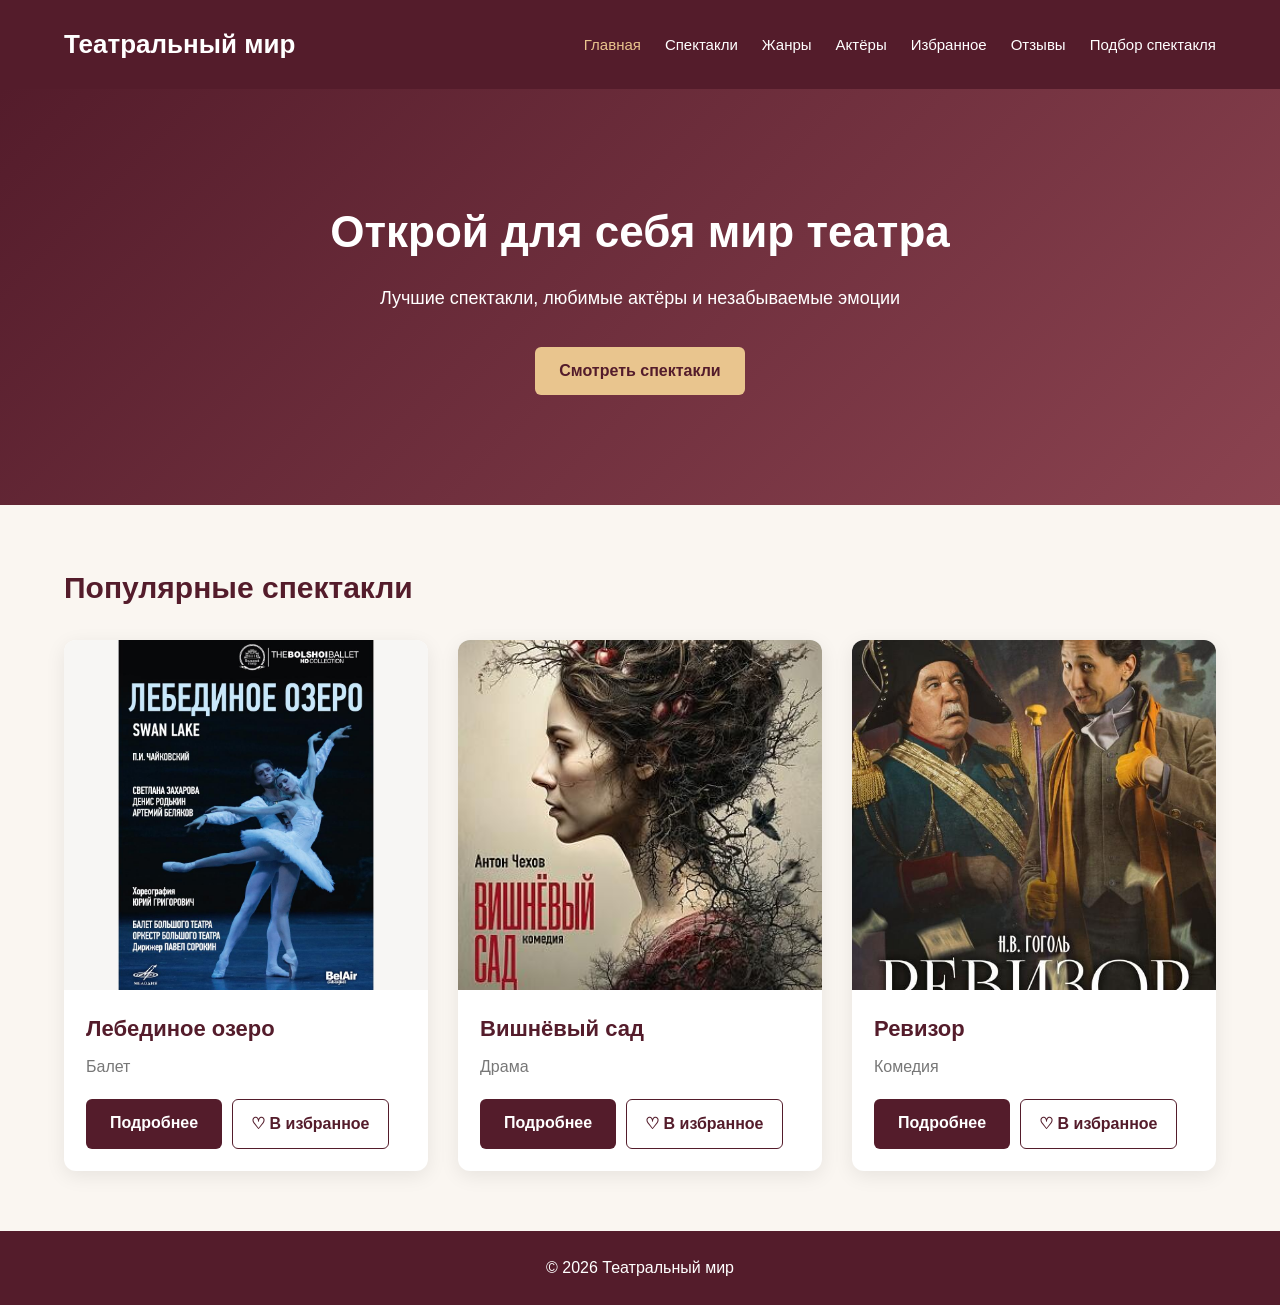
<file: index.html>
<!DOCTYPE html>
<html lang="ru">
<head>
    <meta charset="UTF-8">
    <meta name="viewport" content="width=device-width, initial-scale=1.0">
    <meta name="description" content="Театральный мир — каталог спектаклей, актёров и театральных постановок.">
    <title>Театральный мир — Главная</title>
    <link rel="stylesheet" href="css/style.css">
    <script src="js/favorites.js" defer></script>
</head>
<body>

<header class="site-header">
    <div class="site-header__container">
        <a href="index.html" class="site-header__logo">Театральный мир</a>

        <nav class="site-nav" aria-label="Основная навигация">
            <ul class="site-nav__list">
                <li class="site-nav__item">
                    <a href="index.html" class="site-nav__link site-nav__link--active" aria-current="page">Главная</a>
                </li>
                <li class="site-nav__item">
                    <a href="catalog.html" class="site-nav__link">Спектакли</a>
                </li>
                <li class="site-nav__item">
                    <a href="genres.html" class="site-nav__link">Жанры</a>
                </li>
                <li class="site-nav__item">
                    <a href="actors.html" class="site-nav__link">Актёры</a>
                </li>
                <li class="site-nav__item">
                    <a href="favorites.html" class="site-nav__link">Избранное</a>
                </li>
                <li class="site-nav__item">
                    <a href="reviews.html" class="site-nav__link">Отзывы</a>
                </li>
                <li class="site-nav__item">
                    <a href="generators.html" class="site-nav__link">Подбор спектакля</a>
                </li>
            </ul>
        </nav>
    </div>
</header>

<main>
    <section class="hero">
        <div class="hero__content">
            <h1 class="hero__title">Открой для себя мир театра</h1>
            <p class="hero__description">
                Лучшие спектакли, любимые актёры и незабываемые эмоции
            </p>
            <a href="catalog.html" class="button button--gold">
                Смотреть спектакли
            </a>
        </div>
    </section>

    <section class="performances" id="popular">
        <div class="container">
            <h2 class="performances__title">Популярные спектакли</h2>

            <div class="performances__grid">

                <article class="performance-card">
                    <img src="images/swan-lake.jpg" alt="Лебединое озеро" class="performance-card__image">
                    <div class="performance-card__content">
                        <h3 class="performance-card__title">Лебединое озеро</h3>
                        <p class="performance-card__genre">Балет</p>
                        <div class="performance-card__actions">
                            <a href="performance.html?id=swan-lake" class="button button--primary">Подробнее</a>
                            <button type="button" class="favorite-button" data-favorite-id="swan-lake">♡ В избранное</button>
                        </div>
                    </div>
                </article>

                <article class="performance-card">
                    <img src="images/cherry-orchard.jpg" alt="Вишнёвый сад" class="performance-card__image">
                    <div class="performance-card__content">
                        <h3 class="performance-card__title">Вишнёвый сад</h3>
                        <p class="performance-card__genre">Драма</p>
                        <div class="performance-card__actions">
                            <a href="performance.html?id=cherry-orchard" class="button button--primary">Подробнее</a>
                            <button type="button" class="favorite-button" data-favorite-id="cherry-orchard">♡ В избранное</button>
                        </div>
                    </div>
                </article>

                <article class="performance-card">
                    <img src="images/inspector.jpg" alt="Ревизор" class="performance-card__image">
                    <div class="performance-card__content">
                        <h3 class="performance-card__title">Ревизор</h3>
                        <p class="performance-card__genre">Комедия</p>
                        <div class="performance-card__actions">
                            <a href="performance.html?id=inspector" class="button button--primary">Подробнее</a>
                            <button type="button" class="favorite-button" data-favorite-id="inspector">♡ В избранное</button>
                        </div>
                    </div>
                </article>

            </div>
        </div>
    </section>
</main>

<footer class="site-footer">
    <p class="site-footer__text">© 2026 Театральный мир</p>
</footer>

</body>
</html>
</file>
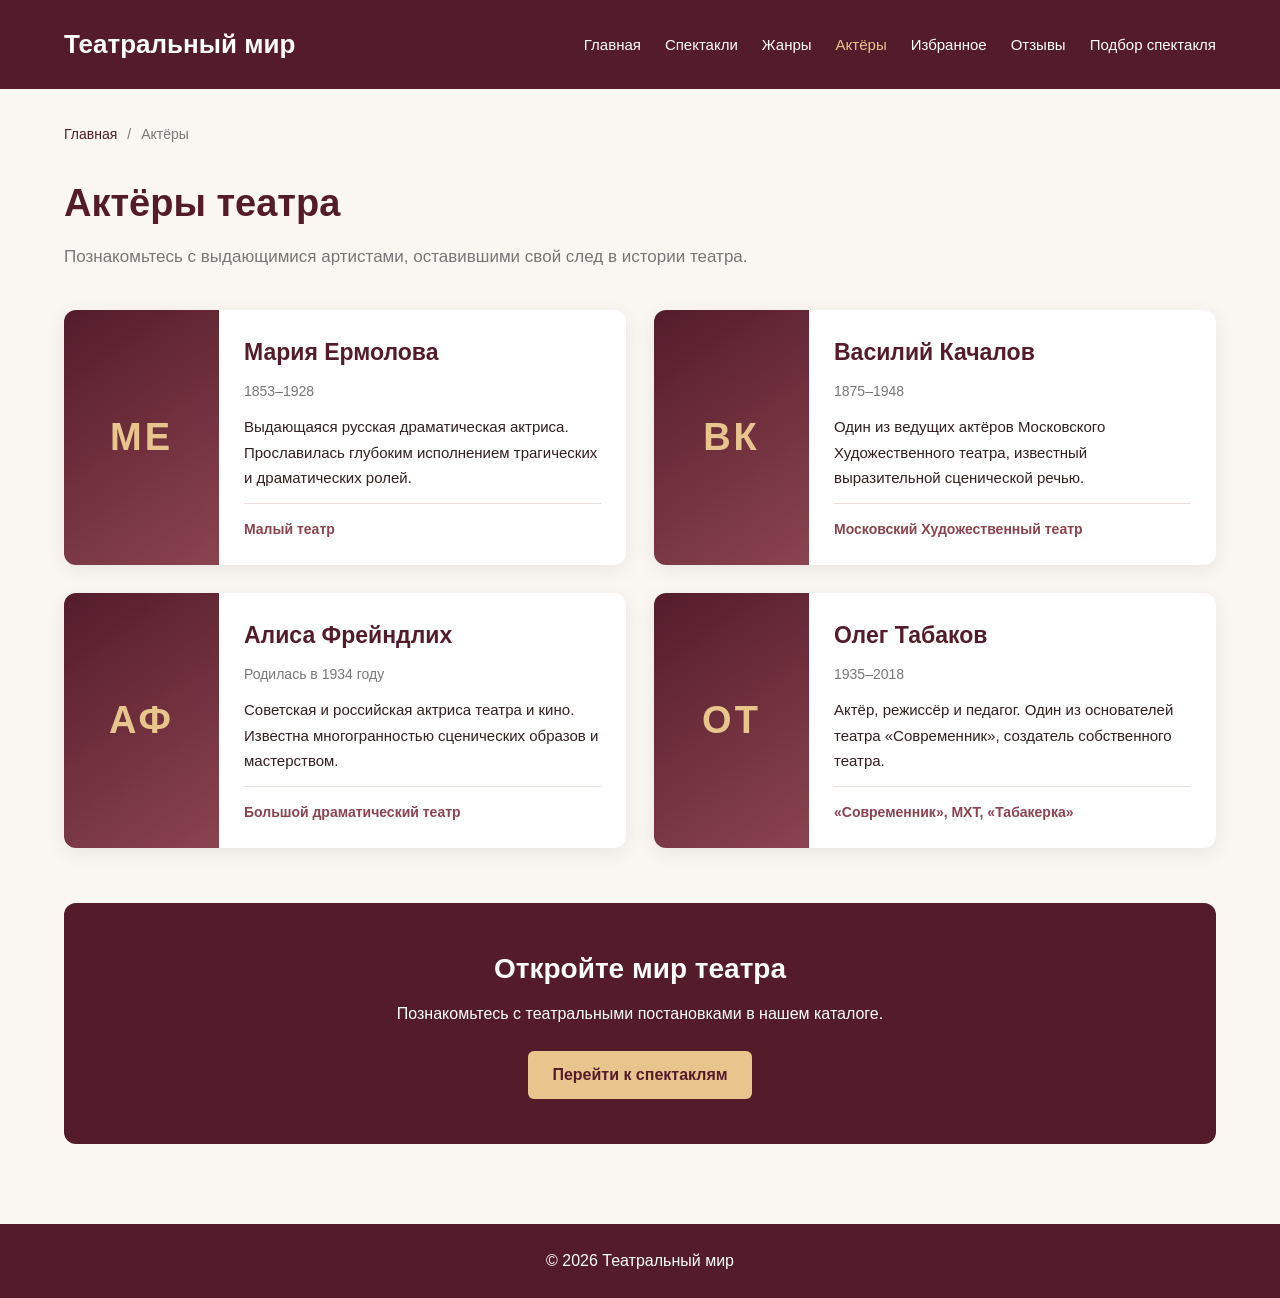
<file: actors.html>
<!DOCTYPE html>
<html lang="ru">
<head>
    <meta charset="UTF-8">
    <meta name="viewport" content="width=device-width, initial-scale=1.0">
    <meta name="description" content="Известные актёры российского театра, их биографии и творчество.">
    <title>Актёры — Театральный мир</title>
    <link rel="stylesheet" href="css/style.css">
</head>
<body>

<header class="site-header">
    <div class="site-header__container">
        <a href="index.html" class="site-header__logo">
            Театральный мир
        </a>

        <nav class="site-nav" aria-label="Основная навигация">
            <ul class="site-nav__list">
                <li class="site-nav__item">
                    <a href="index.html" class="site-nav__link">Главная</a>
                </li>
                <li class="site-nav__item">
                    <a href="catalog.html" class="site-nav__link">Спектакли</a>
                </li>
                <li class="site-nav__item">
                    <a href="genres.html" class="site-nav__link">Жанры</a>
                </li>
                <li class="site-nav__item">
                    <a href="actors.html"
                       class="site-nav__link site-nav__link--active"
                       aria-current="page">Актёры</a>
                </li>
                <li class="site-nav__item">
                    <a href="favorites.html" class="site-nav__link">Избранное</a>
                </li>
                <li class="site-nav__item">
                    <a href="reviews.html" class="site-nav__link">Отзывы</a>
                </li>
                <li class="site-nav__item">
                    <a href="generators.html" class="site-nav__link">
                        Подбор спектакля
                    </a>
                </li>
            </ul>
        </nav>
    </div>
</header>

<main class="actors-page">
    <div class="container">

        <nav class="breadcrumbs" aria-label="Навигационная цепочка">
            <a href="index.html">Главная</a>
            <span aria-hidden="true">/</span>
            <span>Актёры</span>
        </nav>

        <h1 class="actors-page__title">Актёры театра</h1>

        <p class="actors-page__description">
            Познакомьтесь с выдающимися артистами,
            оставившими свой след в истории театра.
        </p>

        <div class="actors-grid">

            <article class="actor-card">
                <div class="actor-card__portrait">
                    <span aria-hidden="true">МЕ</span>
                </div>
                <div class="actor-card__content">
                    <h2 class="actor-card__name">Мария Ермолова</h2>
                    <p class="actor-card__years">1853–1928</p>
                    <p class="actor-card__description">
                        Выдающаяся русская драматическая актриса.
                        Прославилась глубоким исполнением
                        трагических и драматических ролей.
                    </p>
                    <p class="actor-card__theater">
                        Малый театр
                    </p>
                </div>
            </article>

            <article class="actor-card">
                <div class="actor-card__portrait">
                    <span aria-hidden="true">ВК</span>
                </div>
                <div class="actor-card__content">
                    <h2 class="actor-card__name">Василий Качалов</h2>
                    <p class="actor-card__years">1875–1948</p>
                    <p class="actor-card__description">
                        Один из ведущих актёров Московского
                        Художественного театра, известный
                        выразительной сценической речью.
                    </p>
                    <p class="actor-card__theater">
                        Московский Художественный театр
                    </p>
                </div>
            </article>

            <article class="actor-card">
                <div class="actor-card__portrait">
                    <span aria-hidden="true">АФ</span>
                </div>
                <div class="actor-card__content">
                    <h2 class="actor-card__name">Алиса Фрейндлих</h2>
                    <p class="actor-card__years">Родилась в 1934 году</p>
                    <p class="actor-card__description">
                        Советская и российская актриса театра
                        и кино. Известна многогранностью
                        сценических образов и мастерством.
                    </p>
                    <p class="actor-card__theater">
                        Большой драматический театр
                    </p>
                </div>
            </article>

            <article class="actor-card">
                <div class="actor-card__portrait">
                    <span aria-hidden="true">ОТ</span>
                </div>
                <div class="actor-card__content">
                    <h2 class="actor-card__name">Олег Табаков</h2>
                    <p class="actor-card__years">1935–2018</p>
                    <p class="actor-card__description">
                        Актёр, режиссёр и педагог.
                        Один из основателей театра
                        «Современник», создатель собственного театра.
                    </p>
                    <p class="actor-card__theater">
                        «Современник», МХТ, «Табакерка»
                    </p>
                </div>
            </article>

        </div>

        <section class="actors-page__bottom">
            <h2>Откройте мир театра</h2>
            <p>
                Познакомьтесь с театральными постановками
                в нашем каталоге.
            </p>
            <a href="catalog.html" class="button button--gold">
                Перейти к спектаклям
            </a>
        </section>

    </div>
</main>

<footer class="site-footer">
    <p class="site-footer__text">© 2026 Театральный мир</p>
</footer>

</body>
</html>
</file>
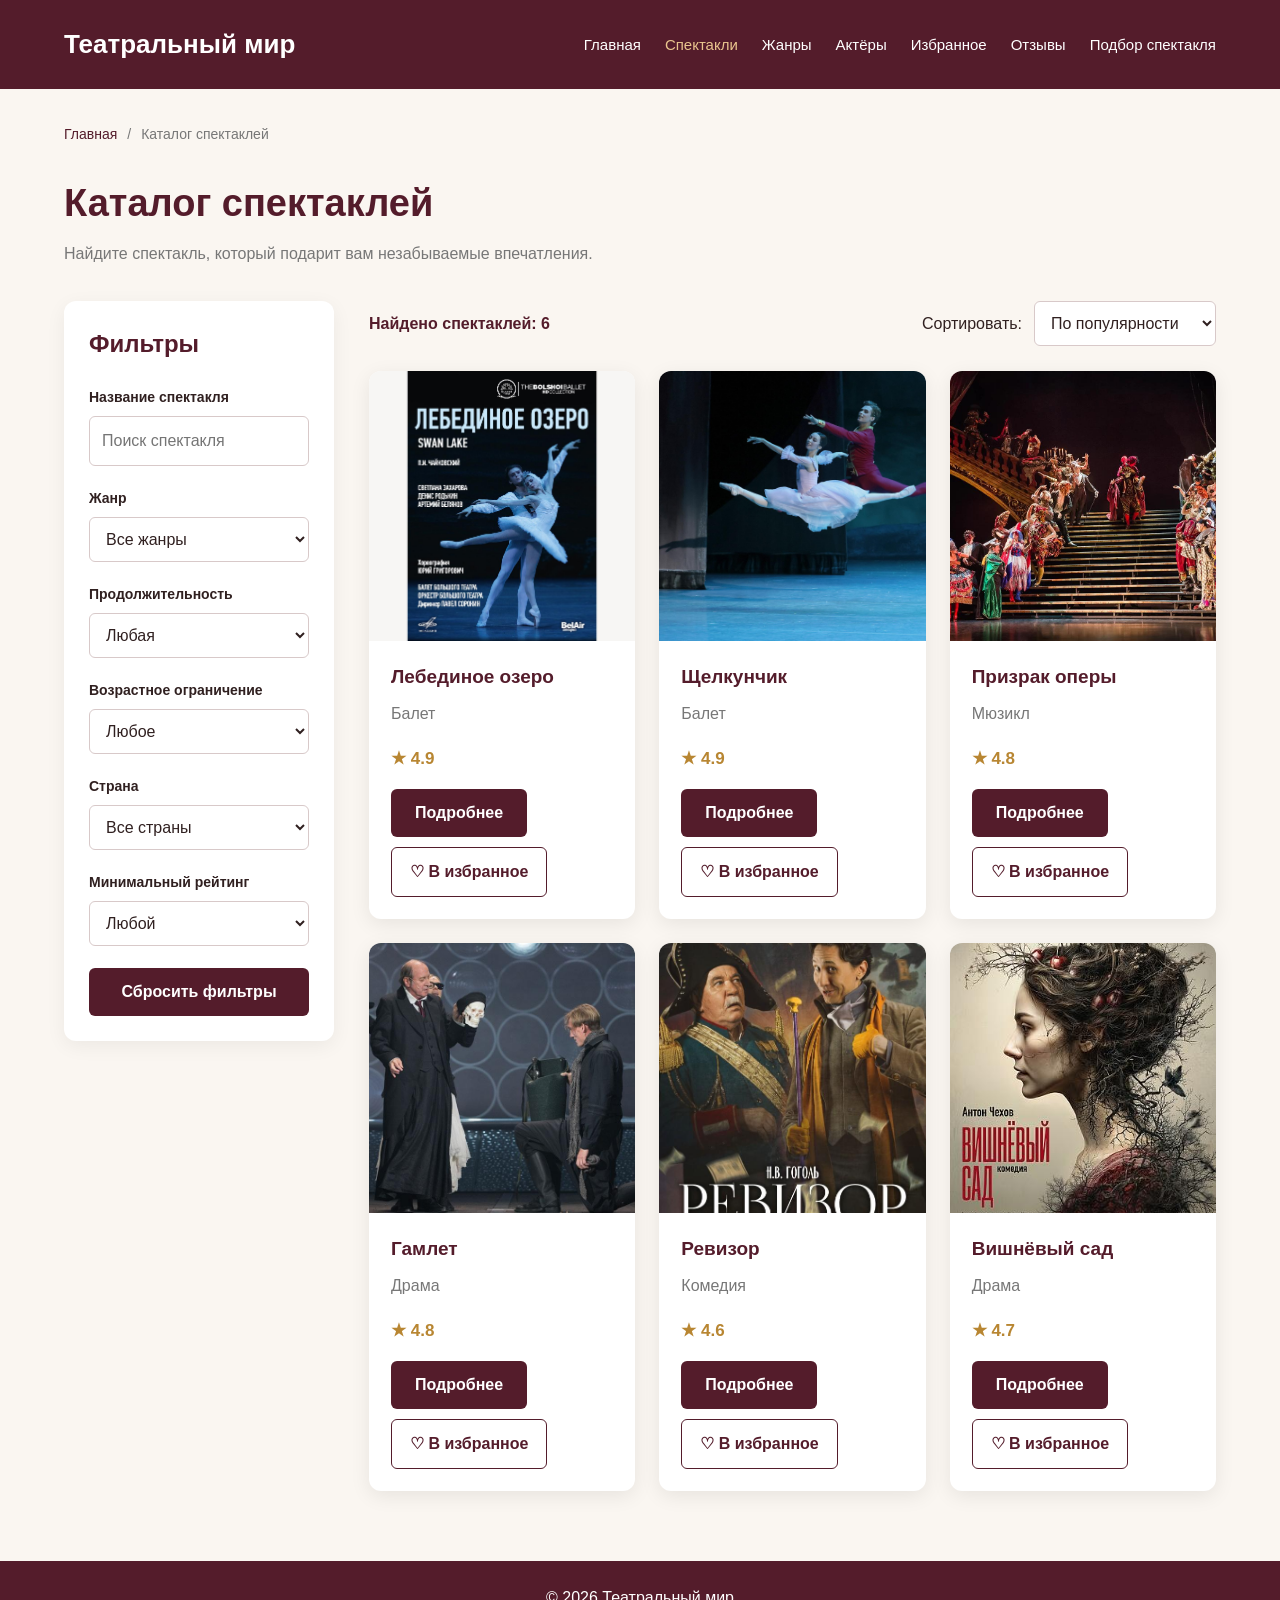
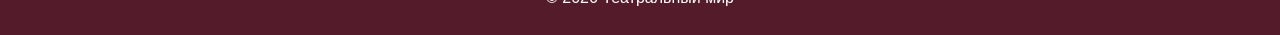
<file: catalog.html>
<!DOCTYPE html>
<html lang="ru">
<head>
    <meta charset="UTF-8">
    <meta name="viewport" content="width=device-width, initial-scale=1.0">
    <meta name="description" content="Каталог театральных спектаклей с поиском, фильтрацией и сортировкой.">
    <title>Каталог спектаклей — Театральный мир</title>
    <link rel="stylesheet" href="css/style.css">
    <script src="js/favorites.js" defer></script>
    <script src="js/catalog.js" defer></script>
</head>
<body>

<header class="site-header">
    <div class="site-header__container">
        <a href="index.html" class="site-header__logo">Театральный мир</a>
        <nav class="site-nav" aria-label="Основная навигация">
            <ul class="site-nav__list">
                <li class="site-nav__item"><a href="index.html" class="site-nav__link">Главная</a></li>
                <li class="site-nav__item"><a href="catalog.html" class="site-nav__link site-nav__link--active" aria-current="page">Спектакли</a></li>
                <li class="site-nav__item"><a href="genres.html" class="site-nav__link">Жанры</a></li>
                <li class="site-nav__item"><a href="actors.html" class="site-nav__link">Актёры</a></li>
                <li class="site-nav__item"><a href="favorites.html" class="site-nav__link">Избранное</a></li>
                <li class="site-nav__item"><a href="reviews.html" class="site-nav__link">Отзывы</a></li>
                <li class="site-nav__item">
                    <a href="generators.html" class="site-nav__link">
                        Подбор спектакля
                    </a>
                </li>
            </ul>
        </nav>
    </div>
</header>

<main class="catalog">
    <div class="container">

        <nav class="breadcrumbs" aria-label="Навигационная цепочка">
            <a href="index.html">Главная</a>
            <span aria-hidden="true">/</span>
            <span>Каталог спектаклей</span>
        </nav>

        <h1 class="catalog__title">Каталог спектаклей</h1>
        <p class="catalog__description">
            Найдите спектакль, который подарит вам незабываемые впечатления.
        </p>

        <div class="catalog__layout">

            <aside class="catalog__sidebar">
                <form class="filters" id="filters-form">
                    <h2 class="filters__title">Фильтры</h2>

                    <div class="filters__group">
                        <label for="search" class="filters__label">Название спектакля</label>
                        <input
                            type="search"
                            id="search"
                            name="search"
                            class="filters__input"
                            placeholder="Поиск спектакля">
                    </div>

                    <div class="filters__group">
                        <label for="genre" class="filters__label">Жанр</label>
                        <select id="genre" name="genre" class="filters__select">
                            <option value="">Все жанры</option>
                            <option value="drama">Драма</option>
                            <option value="comedy">Комедия</option>
                            <option value="ballet">Балет</option>
                            <option value="opera">Опера</option>
                            <option value="musical">Мюзикл</option>
                        </select>
                    </div>

                    <div class="filters__group">
                        <label for="duration" class="filters__label">Продолжительность</label>
                        <select id="duration" name="duration" class="filters__select">
                            <option value="">Любая</option>
                            <option value="short">До 2 часов включительно</option>
                            <option value="medium">Более 2 до 3 часов</option>
                            <option value="long">Более 3 часов</option>
                        </select>
                    </div>

                    <div class="filters__group">
                        <label for="age" class="filters__label">Возрастное ограничение</label>
                        <select id="age" name="age" class="filters__select">
                            <option value="">Любое</option>
                            <option value="0">0+</option>
                            <option value="6">6+</option>
                            <option value="12">12+</option>
                            <option value="16">16+</option>
                            <option value="18">18+</option>
                        </select>
                    </div>

                    <div class="filters__group">
                        <label for="country" class="filters__label">Страна</label>
                        <select id="country" name="country" class="filters__select">
                            <option value="">Все страны</option>
                            <option value="russia">Россия</option>
                            <option value="uk">Великобритания</option>
                            <option value="france">Франция</option>
                        </select>
                    </div>

                    <div class="filters__group">
                        <label for="rating" class="filters__label">Минимальный рейтинг</label>
                        <select id="rating" name="rating" class="filters__select">
                            <option value="">Любой</option>
                            <option value="4">От 4.0</option>
                            <option value="4.5">От 4.5</option>
                            <option value="4.8">От 4.8</option>
                        </select>
                    </div>

                    <button type="reset" class="button button--primary filters__reset">
                        Сбросить фильтры
                    </button>
                </form>
            </aside>

            <section class="catalog__results" aria-label="Список спектаклей">

                <div class="catalog__toolbar">
                    <p class="catalog__count">
                        Найдено спектаклей:
                        <span id="results-count">6</span>
                    </p>

                    <div class="catalog__sort">
                        <label for="sort">Сортировать:</label>
                        <select id="sort" class="filters__select">
                            <option value="popular">По популярности</option>
                            <option value="rating">По рейтингу</option>
                            <option value="newest">По году премьеры</option>
                        </select>
                    </div>
                </div>

                <div class="catalog__grid" id="catalog-grid">

                    <article class="performance-card">
                        <img src="images/swan-lake.jpg" alt="Лебединое озеро" class="performance-card__image">
                        <div class="performance-card__content">
                            <h3 class="performance-card__title">Лебединое озеро</h3>
                            <p class="performance-card__genre">Балет</p>
                            <p class="performance-card__rating">★ 4.9</p>
                            <div class="performance-card__actions">
                                <a href="performance.html?id=swan-lake" class="button button--primary">Подробнее</a>
                                <button type="button" class="favorite-button" data-favorite-id="swan-lake">♡ В избранное</button>
                            </div>
                        </div>
                    </article>

                    <article class="performance-card">
                        <img src="images/cherry-orchard.jpg" alt="Вишнёвый сад" class="performance-card__image">
                        <div class="performance-card__content">
                            <h3 class="performance-card__title">Вишнёвый сад</h3>
                            <p class="performance-card__genre">Драма</p>
                            <p class="performance-card__rating">★ 4.7</p>
                            <div class="performance-card__actions">
                                <a href="performance.html?id=cherry-orchard" class="button button--primary">Подробнее</a>
                                <button type="button" class="favorite-button" data-favorite-id="cherry-orchard">♡ В избранное</button>
                            </div>
                        </div>
                    </article>

                    <article class="performance-card">
                        <img src="images/inspector.jpg" alt="Ревизор" class="performance-card__image">
                        <div class="performance-card__content">
                            <h3 class="performance-card__title">Ревизор</h3>
                            <p class="performance-card__genre">Комедия</p>
                            <p class="performance-card__rating">★ 4.6</p>
                            <div class="performance-card__actions">
                                <a href="performance.html?id=inspector" class="button button--primary">Подробнее</a>
                                <button type="button" class="favorite-button" data-favorite-id="inspector">♡ В избранное</button>
                            </div>
                        </div>
                    </article>

                    <article class="performance-card">
                        <img src="images/hamlet.jpg" alt="Гамлет" class="performance-card__image">
                        <div class="performance-card__content">
                            <h3 class="performance-card__title">Гамлет</h3>
                            <p class="performance-card__genre">Драма</p>
                            <p class="performance-card__rating">★ 4.8</p>
                            <div class="performance-card__actions">
                                <a href="performance.html?id=hamlet" class="button button--primary">Подробнее</a>
                                <button type="button" class="favorite-button" data-favorite-id="hamlet">♡ В избранное</button>
                            </div>
                        </div>
                    </article>

                    <article class="performance-card">
                        <img src="images/nutcracker.jpg" alt="Щелкунчик" class="performance-card__image">
                        <div class="performance-card__content">
                            <h3 class="performance-card__title">Щелкунчик</h3>
                            <p class="performance-card__genre">Балет</p>
                            <p class="performance-card__rating">★ 4.9</p>
                            <div class="performance-card__actions">
                                <a href="performance.html?id=nutcracker" class="button button--primary">Подробнее</a>
                                <button type="button" class="favorite-button" data-favorite-id="nutcracker">♡ В избранное</button>
                            </div>
                        </div>
                    </article>

                    <article class="performance-card">
                        <img src="images/phantom.jpg" alt="Призрак оперы" class="performance-card__image">
                        <div class="performance-card__content">
                            <h3 class="performance-card__title">Призрак оперы</h3>
                            <p class="performance-card__genre">Мюзикл</p>
                            <p class="performance-card__rating">★ 4.8</p>
                            <div class="performance-card__actions">
                                <a href="performance.html?id=phantom" class="button button--primary">Подробнее</a>
                                <button type="button" class="favorite-button" data-favorite-id="phantom">♡ В избранное</button>
                            </div>
                        </div>
                    </article>

                </div>

                <p class="catalog__empty" id="catalog-empty" hidden>
                    По вашему запросу спектакли не найдены.
                </p>

            </section>
        </div>
    </div>
</main>

<footer class="site-footer">
    <p class="site-footer__text">© 2026 Театральный мир</p>
</footer>

</body>
</html>
</file>
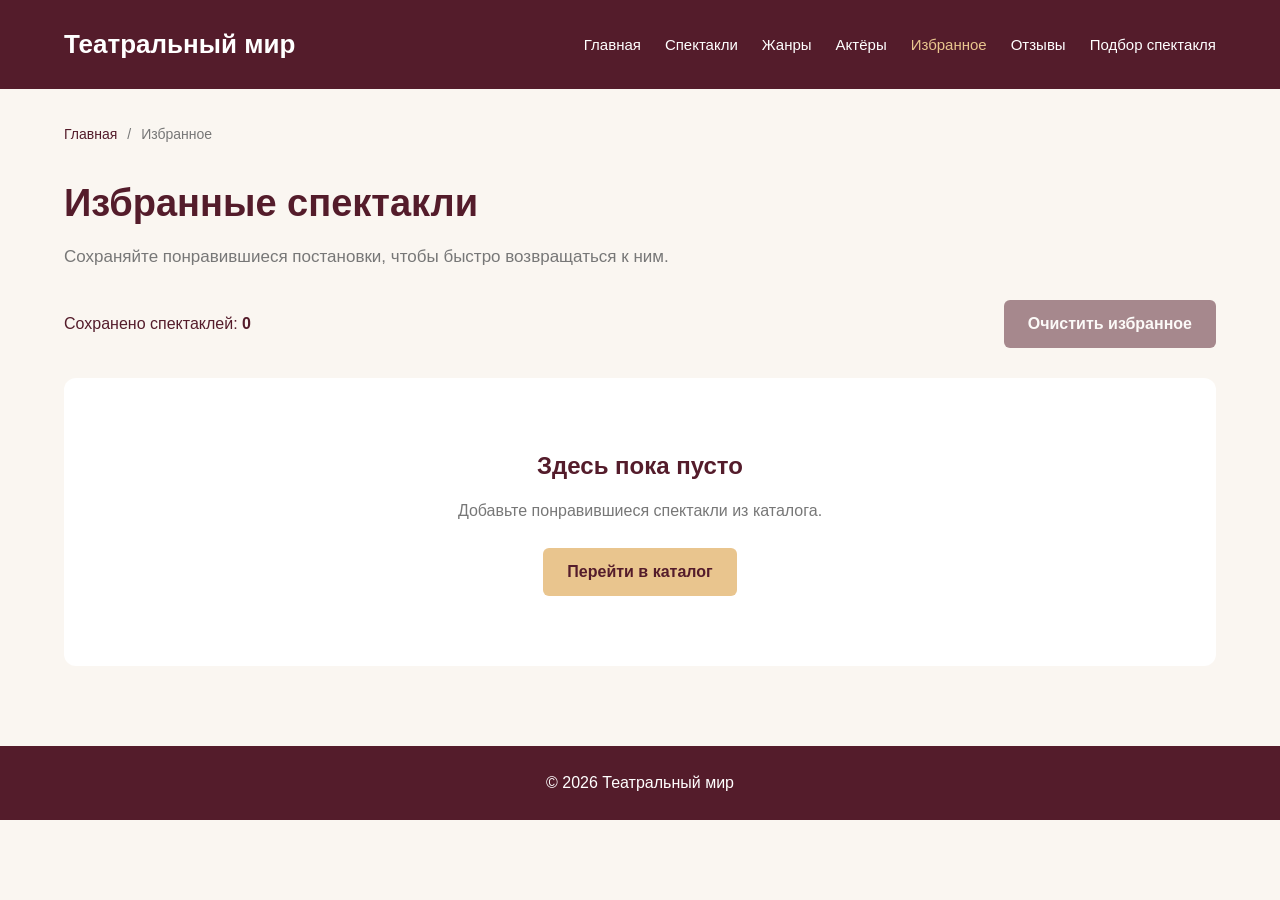
<file: favorites.html>
<!DOCTYPE html>
<html lang="ru">
<head>
    <meta charset="UTF-8">
    <meta name="viewport" content="width=device-width, initial-scale=1.0">
    <meta name="description" content="Избранные спектакли сайта Театральный мир.">
    <title>Избранное — Театральный мир</title>
    <link rel="stylesheet" href="css/style.css">
    <script src="js/favorites.js" defer></script>
</head>
<body>

<header class="site-header">
    <div class="site-header__container">
        <a href="index.html" class="site-header__logo">
            Театральный мир
        </a>

        <nav class="site-nav" aria-label="Основная навигация">
            <ul class="site-nav__list">
                <li class="site-nav__item">
                    <a href="index.html" class="site-nav__link">Главная</a>
                </li>
                <li class="site-nav__item">
                    <a href="catalog.html" class="site-nav__link">Спектакли</a>
                </li>
                <li class="site-nav__item">
                    <a href="genres.html" class="site-nav__link">Жанры</a>
                </li>
                <li class="site-nav__item">
                    <a href="actors.html" class="site-nav__link">Актёры</a>
                </li>
                <li class="site-nav__item">
                    <a href="favorites.html"
                       class="site-nav__link site-nav__link--active"
                       aria-current="page">Избранное</a>
                </li>
                <li class="site-nav__item">
                    <a href="reviews.html" class="site-nav__link">Отзывы</a>
                </li>
                <li class="site-nav__item">
                    <a href="generators.html" class="site-nav__link">
                        Подбор спектакля
                    </a>
                </li>
            </ul>
        </nav>
    </div>
</header>

<main class="favorites-page">
    <div class="container">

        <nav class="breadcrumbs" aria-label="Навигационная цепочка">
            <a href="index.html">Главная</a>
            <span aria-hidden="true">/</span>
            <span>Избранное</span>
        </nav>

        <h1 class="favorites-page__title">
            Избранные спектакли
        </h1>

        <p class="favorites-page__description">
            Сохраняйте понравившиеся постановки,
            чтобы быстро возвращаться к ним.
        </p>

        <div class="favorites-page__toolbar">
            <p class="favorites-page__count">
                Сохранено спектаклей:
                <strong id="favorites-count">0</strong>
            </p>

            <button class="button button--primary"
                    id="clear-favorites"
                    type="button">
                Очистить избранное
            </button>
        </div>

        <div class="favorites-page__grid"
             id="favorites-grid">
        </div>

        <div class="favorites-page__empty"
             id="favorites-empty"
             hidden>
            <h2>Здесь пока пусто</h2>
            <p>
                Добавьте понравившиеся спектакли
                из каталога.
            </p>
            <a href="catalog.html"
               class="button button--gold">
                Перейти в каталог
            </a>
        </div>

    </div>
</main>

<footer class="site-footer">
    <p class="site-footer__text">© 2026 Театральный мир</p>
</footer>

</body>
</html>
</file>
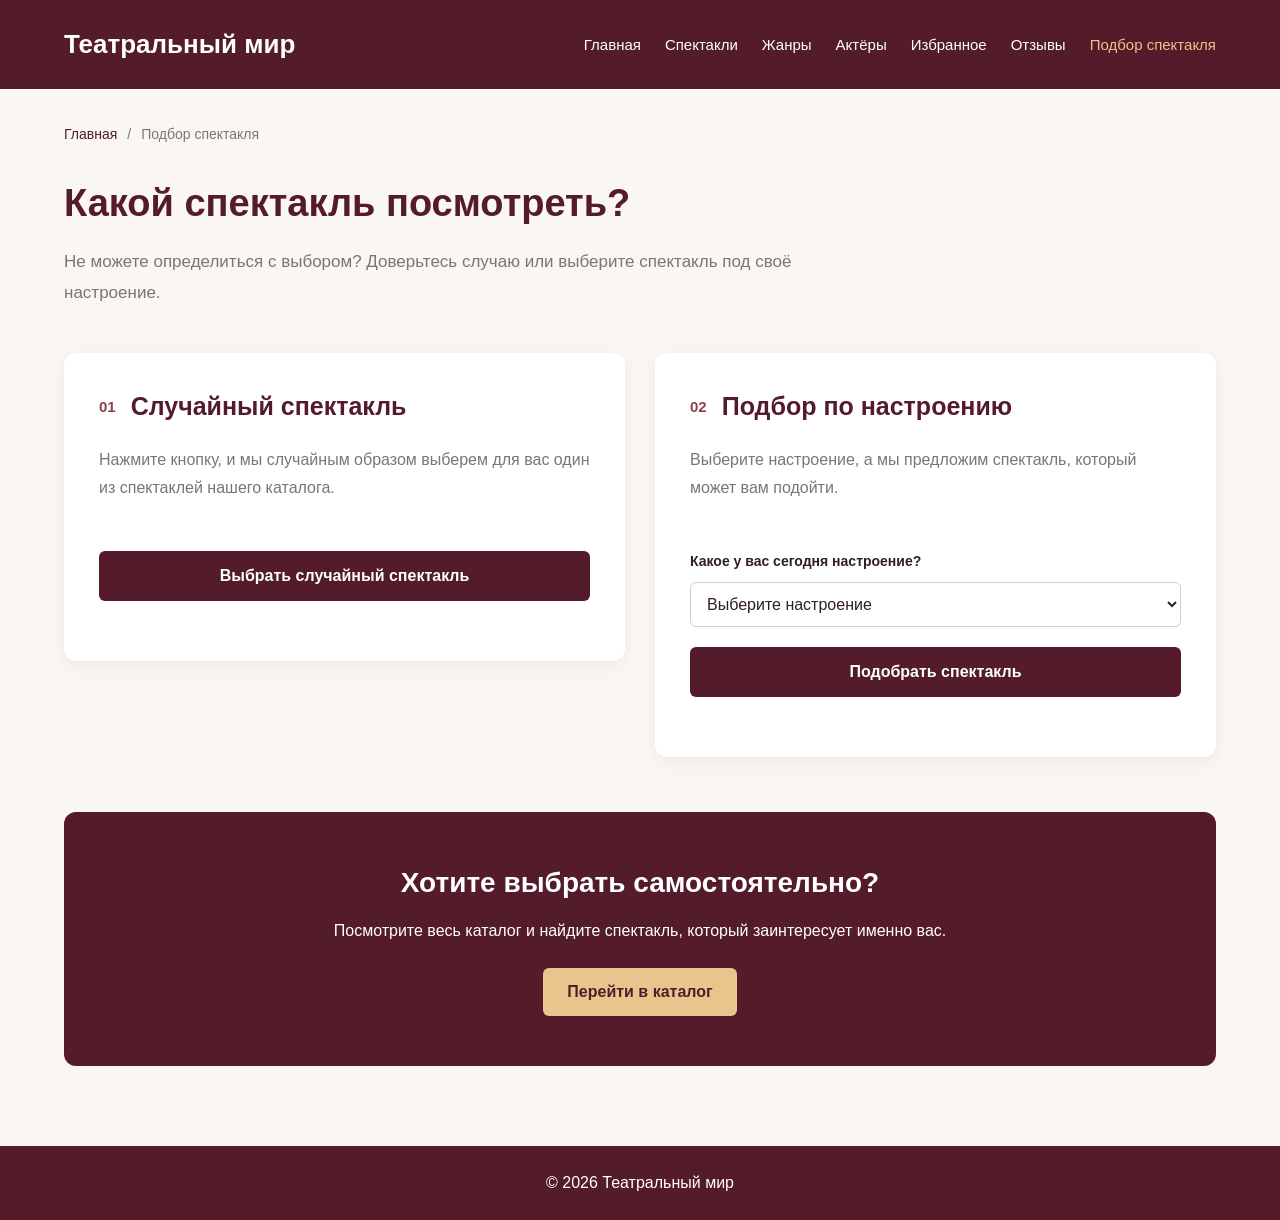
<file: generators.html>
<!DOCTYPE html>
<html lang="ru">
<head>
    <meta charset="UTF-8">
    <meta name="viewport" content="width=device-width, initial-scale=1.0">
    <meta name="description" content="Подбор театральных спектаклей по настроению и случайный выбор постановки.">
    <title>Подбор спектакля — Театральный мир</title>
    <link rel="stylesheet" href="css/style.css">
    <script src="js/favorites.js" defer></script>
    <script src="js/generators.js" defer></script>
</head>
<body>

<header class="site-header">
    <div class="site-header__container">
        <a href="index.html" class="site-header__logo">Театральный мир</a>

        <nav class="site-nav" aria-label="Основная навигация">
            <ul class="site-nav__list">
                <li class="site-nav__item">
                    <a href="index.html" class="site-nav__link">Главная</a>
                </li>
                <li class="site-nav__item">
                    <a href="catalog.html" class="site-nav__link">Спектакли</a>
                </li>
                <li class="site-nav__item">
                    <a href="genres.html" class="site-nav__link">Жанры</a>
                </li>
                <li class="site-nav__item">
                    <a href="actors.html" class="site-nav__link">Актёры</a>
                </li>
                <li class="site-nav__item">
                    <a href="favorites.html" class="site-nav__link">Избранное</a>
                </li>
                <li class="site-nav__item">
                    <a href="reviews.html" class="site-nav__link">Отзывы</a>
                </li>
                <li class="site-nav__item">
                    <a href="generators.html"
                       class="site-nav__link site-nav__link--active"
                       aria-current="page">Подбор спектакля</a>
                </li>
            </ul>
        </nav>
    </div>
</header>

<main class="generators-page">
    <div class="container">

        <nav class="breadcrumbs" aria-label="Навигационная цепочка">
            <a href="index.html">Главная</a>
            <span aria-hidden="true">/</span>
            <span>Подбор спектакля</span>
        </nav>

        <div class="generators-page__intro">
            <h1 class="generators-page__title">Какой спектакль посмотреть?</h1>
            <p class="generators-page__description">
                Не можете определиться с выбором?
                Доверьтесь случаю или выберите спектакль под своё настроение.
            </p>
        </div>

        <div class="generators-page__layout">

            <section class="generator-panel">
                <div class="generator-panel__heading">
                    <span class="generator-panel__number">01</span>
                    <h2 class="generator-panel__title">Случайный спектакль</h2>
                </div>

                <p class="generator-panel__description">
                    Нажмите кнопку, и мы случайным образом выберем
                    для вас один из спектаклей нашего каталога.
                </p>

                <button
                    type="button"
                    class="button button--primary generator-panel__button"
                    id="random-button">
                    Выбрать случайный спектакль
                </button>

                <div
                    class="generator-panel__result"
                    id="random-result"
                    aria-live="polite">
                </div>
            </section>

            <section class="generator-panel">
                <div class="generator-panel__heading">
                    <span class="generator-panel__number">02</span>
                    <h2 class="generator-panel__title">Подбор по настроению</h2>
                </div>

                <p class="generator-panel__description">
                    Выберите настроение, а мы предложим
                    спектакль, который может вам подойти.
                </p>

                <div class="generator-panel__field">
                    <label for="mood-select">Какое у вас сегодня настроение?</label>

                    <select id="mood-select" class="generator-panel__select">
                        <option value="">Выберите настроение</option>
                        <option value="romantic">Хочется романтики</option>
                        <option value="funny">Хочется посмеяться</option>
                        <option value="thoughtful">Хочется задуматься</option>
                        <option value="magical">Хочется волшебства</option>
                        <option value="dramatic">Хочется сильных эмоций</option>
                    </select>
                </div>

                <button
                    type="button"
                    class="button button--primary generator-panel__button"
                    id="mood-button">
                    Подобрать спектакль
                </button>

                <p
                    id="mood-message"
                    class="generator-panel__message"
                    role="status">
                </p>

                <div
                    class="generator-panel__result"
                    id="mood-result"
                    aria-live="polite">
                </div>
            </section>

        </div>

        <section class="generators-page__bottom">
            <h2>Хотите выбрать самостоятельно?</h2>
            <p>
                Посмотрите весь каталог и найдите спектакль,
                который заинтересует именно вас.
            </p>
            <a href="catalog.html" class="button button--gold">
                Перейти в каталог
            </a>
        </section>

    </div>
</main>

<footer class="site-footer">
    <p class="site-footer__text">© 2026 Театральный мир</p>
</footer>

</body>
</html>
</file>
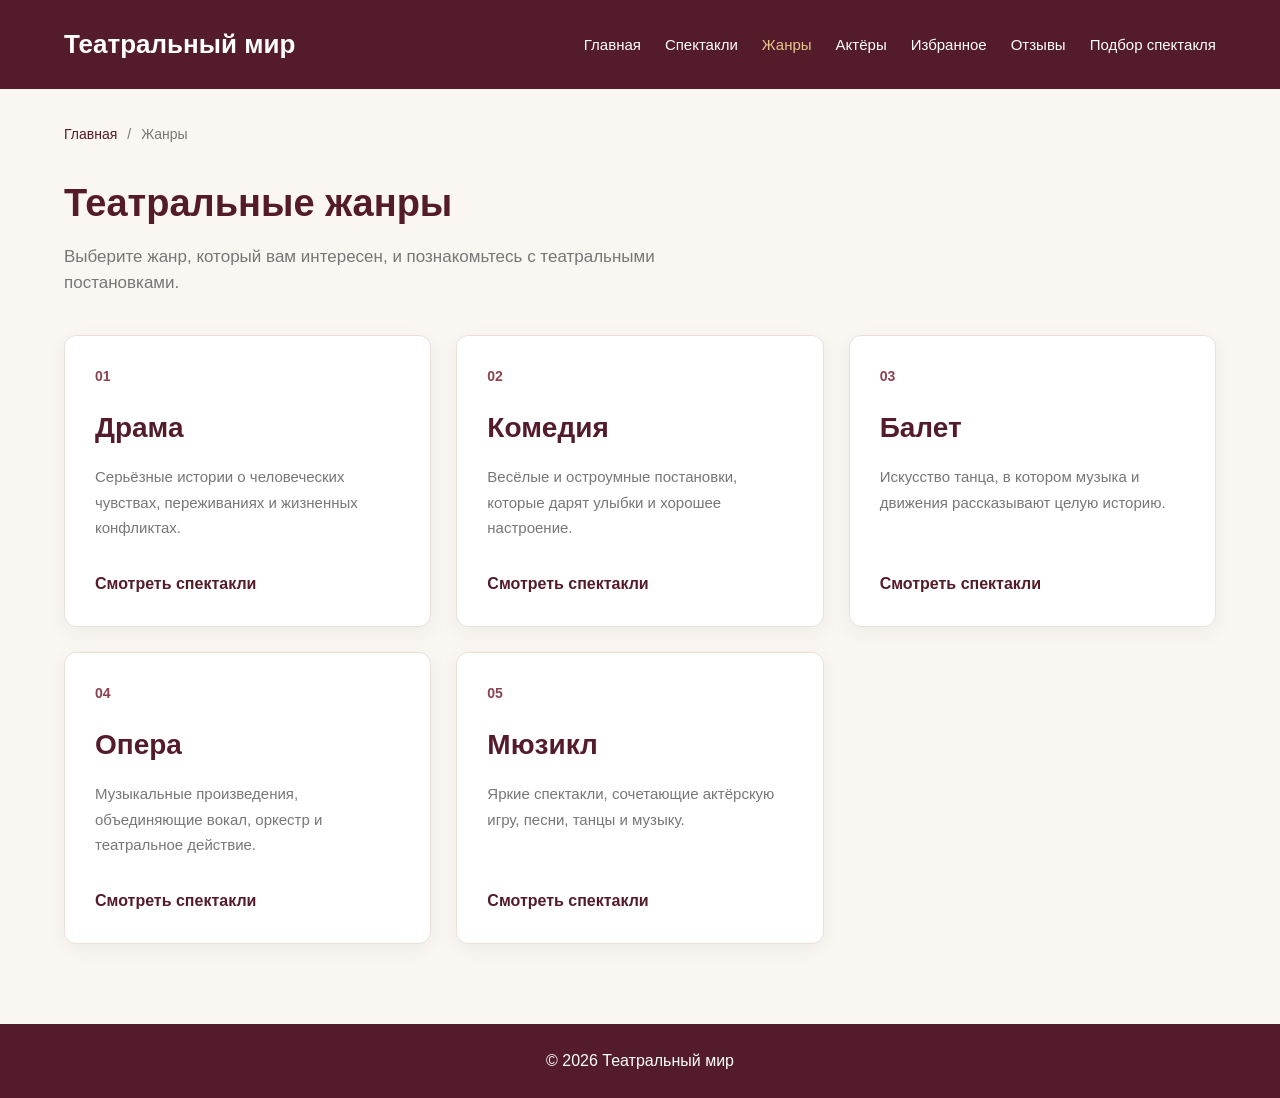
<file: genres.html>
<!DOCTYPE html>
<html lang="ru">
<head>
    <meta charset="UTF-8">
    <meta name="viewport" content="width=device-width, initial-scale=1.0">
    <meta name="description" content="Жанры театральных постановок: драма, комедия, балет, опера и мюзикл.">
    <title>Жанры — Театральный мир</title>
    <link rel="stylesheet" href="css/style.css">
</head>
<body>

<header class="site-header">
    <div class="site-header__container">
        <a href="index.html" class="site-header__logo">
            Театральный мир
        </a>

        <nav class="site-nav" aria-label="Основная навигация">
            <ul class="site-nav__list">
                <li class="site-nav__item">
                    <a href="index.html" class="site-nav__link">Главная</a>
                </li>
                <li class="site-nav__item">
                    <a href="catalog.html" class="site-nav__link">Спектакли</a>
                </li>
                <li class="site-nav__item">
                    <a href="genres.html"
                       class="site-nav__link site-nav__link--active"
                       aria-current="page">Жанры</a>
                </li>
                <li class="site-nav__item">
                    <a href="actors.html" class="site-nav__link">Актёры</a>
                </li>
                <li class="site-nav__item">
                    <a href="favorites.html" class="site-nav__link">Избранное</a>
                </li>
                <li class="site-nav__item">
                    <a href="reviews.html" class="site-nav__link">Отзывы</a>
                </li>
                <li class="site-nav__item">
                    <a href="generators.html" class="site-nav__link">
                        Подбор спектакля
                    </a>
                </li>
            </ul>
        </nav>
    </div>
</header>

<main class="genres-page">
    <div class="container">

        <nav class="breadcrumbs" aria-label="Навигационная цепочка">
            <a href="index.html">Главная</a>
            <span aria-hidden="true">/</span>
            <span>Жанры</span>
        </nav>

        <h1 class="genres-page__title">Театральные жанры</h1>

        <p class="genres-page__description">
            Выберите жанр, который вам интересен,
            и познакомьтесь с театральными постановками.
        </p>

        <div class="genres-grid">

            <article class="genre-card">
                <div class="genre-card__content">
                    <span class="genre-card__number">01</span>
                    <h2 class="genre-card__title">Драма</h2>
                    <p class="genre-card__description">
                        Серьёзные истории о человеческих чувствах,
                        переживаниях и жизненных конфликтах.
                    </p>
                    <a href="catalog.html#drama"
                       class="genre-card__link">Смотреть спектакли </a>
                </div>
            </article>

            <article class="genre-card">
                <div class="genre-card__content">
                    <span class="genre-card__number">02</span>
                    <h2 class="genre-card__title">Комедия</h2>
                    <p class="genre-card__description">
                        Весёлые и остроумные постановки,
                        которые дарят улыбки и хорошее настроение.
                    </p>
                    <a href="catalog.html#comedy"
                       class="genre-card__link">Смотреть спектакли </a>
                </div>
            </article>

            <article class="genre-card">
                <div class="genre-card__content">
                    <span class="genre-card__number">03</span>
                    <h2 class="genre-card__title">Балет</h2>
                    <p class="genre-card__description">
                        Искусство танца, в котором музыка
                        и движения рассказывают целую историю.
                    </p>
                    <a href="catalog.html#ballet"
                       class="genre-card__link">Смотреть спектакли </a>
                </div>
            </article>

            <article class="genre-card">
                <div class="genre-card__content">
                    <span class="genre-card__number">04</span>
                    <h2 class="genre-card__title">Опера</h2>
                    <p class="genre-card__description">
                        Музыкальные произведения, объединяющие
                        вокал, оркестр и театральное действие.
                    </p>
                    <a href="catalog.html#opera"
                       class="genre-card__link">Смотреть спектакли </a>
                </div>
            </article>

            <article class="genre-card">
                <div class="genre-card__content">
                    <span class="genre-card__number">05</span>
                    <h2 class="genre-card__title">Мюзикл</h2>
                    <p class="genre-card__description">
                        Яркие спектакли, сочетающие актёрскую игру,
                        песни, танцы и музыку.
                    </p>
                    <a href="catalog.html#musical"
                       class="genre-card__link">Смотреть спектакли </a>
                </div>
            </article>

        </div>
    </div>
</main>

<footer class="site-footer">
    <p class="site-footer__text">© 2026 Театральный мир</p>
</footer>

</body>
</html>
</file>
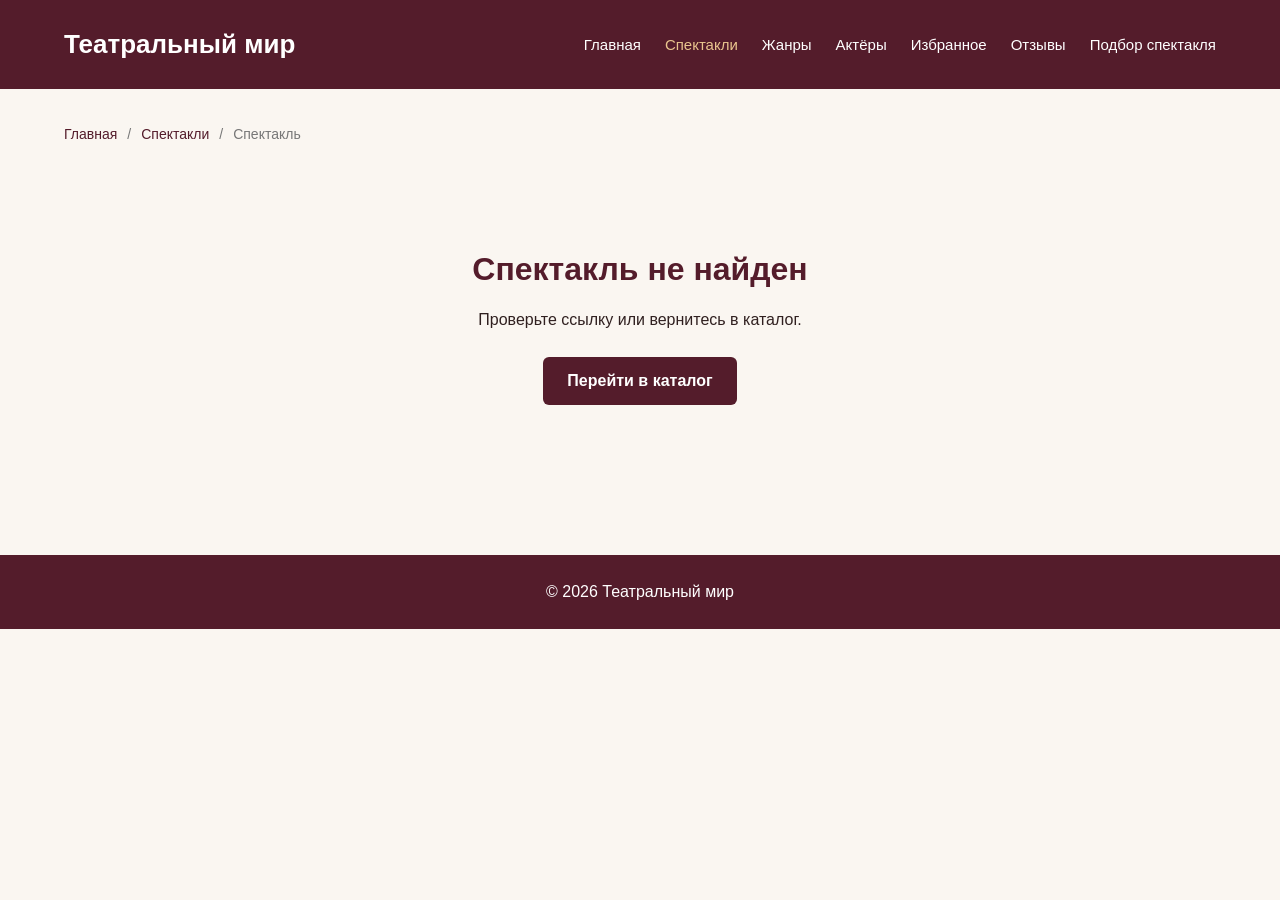
<file: performance.html>
<!DOCTYPE html>
<html lang="ru">
<head>
    <meta charset="UTF-8">
    <meta name="viewport" content="width=device-width, initial-scale=1.0">
    <meta name="description" content="Информация о театральных спектаклях">
    <title>Спектакль — Театральный мир</title>
    <link rel="stylesheet" href="css/style.css">
    <script src="js/favorites.js" defer></script>
    <script src="js/performance.js" defer></script>
</head>
<body>

<header class="site-header">
    <div class="site-header__container">
        <a href="index.html" class="site-header__logo">Театральный мир</a>

        <nav class="site-nav" aria-label="Основная навигация">
            <ul class="site-nav__list">
                <li class="site-nav__item"><a href="index.html" class="site-nav__link">Главная</a></li>
                <li class="site-nav__item"><a href="catalog.html" class="site-nav__link site-nav__link--active">Спектакли</a></li>
                <li class="site-nav__item"><a href="genres.html" class="site-nav__link">Жанры</a></li>
                <li class="site-nav__item"><a href="actors.html" class="site-nav__link">Актёры</a></li>
                <li class="site-nav__item"><a href="favorites.html" class="site-nav__link">Избранное</a></li>
                <li class="site-nav__item"><a href="reviews.html" class="site-nav__link">Отзывы</a></li>
                <li class="site-nav__item">
                    <a href="generators.html" class="site-nav__link">
                        Подбор спектакля
                    </a>
                </li>
            </ul>
        </nav>
    </div>
</header>

<main class="performance-page">
    <div class="container">

        <nav class="breadcrumbs" aria-label="Навигационная цепочка">
            <a href="index.html">Главная</a>
            <span aria-hidden="true">/</span>
            <a href="catalog.html">Спектакли</a>
            <span aria-hidden="true">/</span>
            <span id="breadcrumb-title">Спектакль</span>
        </nav>

        <div id="performance-details" class="performance-page__layout">

            <div class="performance-page__poster">
                <img
                    id="performance-image"
                    src=""
                    alt=""
                    class="performance-page__image">
            </div>

            <div class="performance-page__info">

                <span class="performance-page__category" id="performance-genre">
                    Жанр
                </span>

                <h1 class="performance-page__title" id="performance-title">
                    Название спектакля
                </h1>

                <p class="performance-page__description" id="performance-description">
                    Описание спектакля
                </p>

                <div class="performance-page__metadata">

                    <div class="performance-page__meta-item">
                        <span>Продолжительность</span>
                        <strong id="performance-duration">—</strong>
                    </div>

                    <div class="performance-page__meta-item">
                        <span>Возрастное ограничение</span>
                        <strong id="performance-age">—</strong>
                    </div>

                    <div class="performance-page__meta-item">
                        <span>Автор произведения</span>
                        <strong id="performance-author">—</strong>
                    </div>

                    <div class="performance-page__meta-item">
                        <span>Страна происхождения</span>
                        <strong id="performance-country">—</strong>
                    </div>

                </div>

                <div class="performance-page__actions">

                    <a href="catalog.html" class="button button--primary">
                        Вернуться в каталог
                    </a>

                    <button
                        type="button"
                        class="favorite-button"
                        id="performance-favorite">
                        ♡ В избранное
                    </button>

                </div>
            </div>
        </div>

        <section class="performance-page__about">
            <h2>О спектакле</h2>
            <p id="performance-about"></p>
        </section>

        <section class="performance-page__reviews">
            <div class="performance-reviews__header">
                <div>
                    <h2>Отзывы зрителей</h2>
                    <p id="performance-reviews-summary">
                        Отзывы о спектакле
                    </p>
                </div>

                <a
                    id="performance-reviews-link"
                    href="reviews.html"
                    class="button button--primary">
                    Оставить отзыв
                </a>
            </div>

            <div
                id="performance-reviews-list"
                class="performance-reviews__list">
            </div>

            <p
                id="performance-reviews-empty"
                class="performance-reviews__empty"
                hidden>
                Пока никто не оставил отзыв об этом спектакле.
                Вы можете стать первым!
            </p>
        </section>

    </div>
</main>

<footer class="site-footer">
    <p class="site-footer__text">© 2026 Театральный мир</p>
</footer>

</body>
</html>
</file>
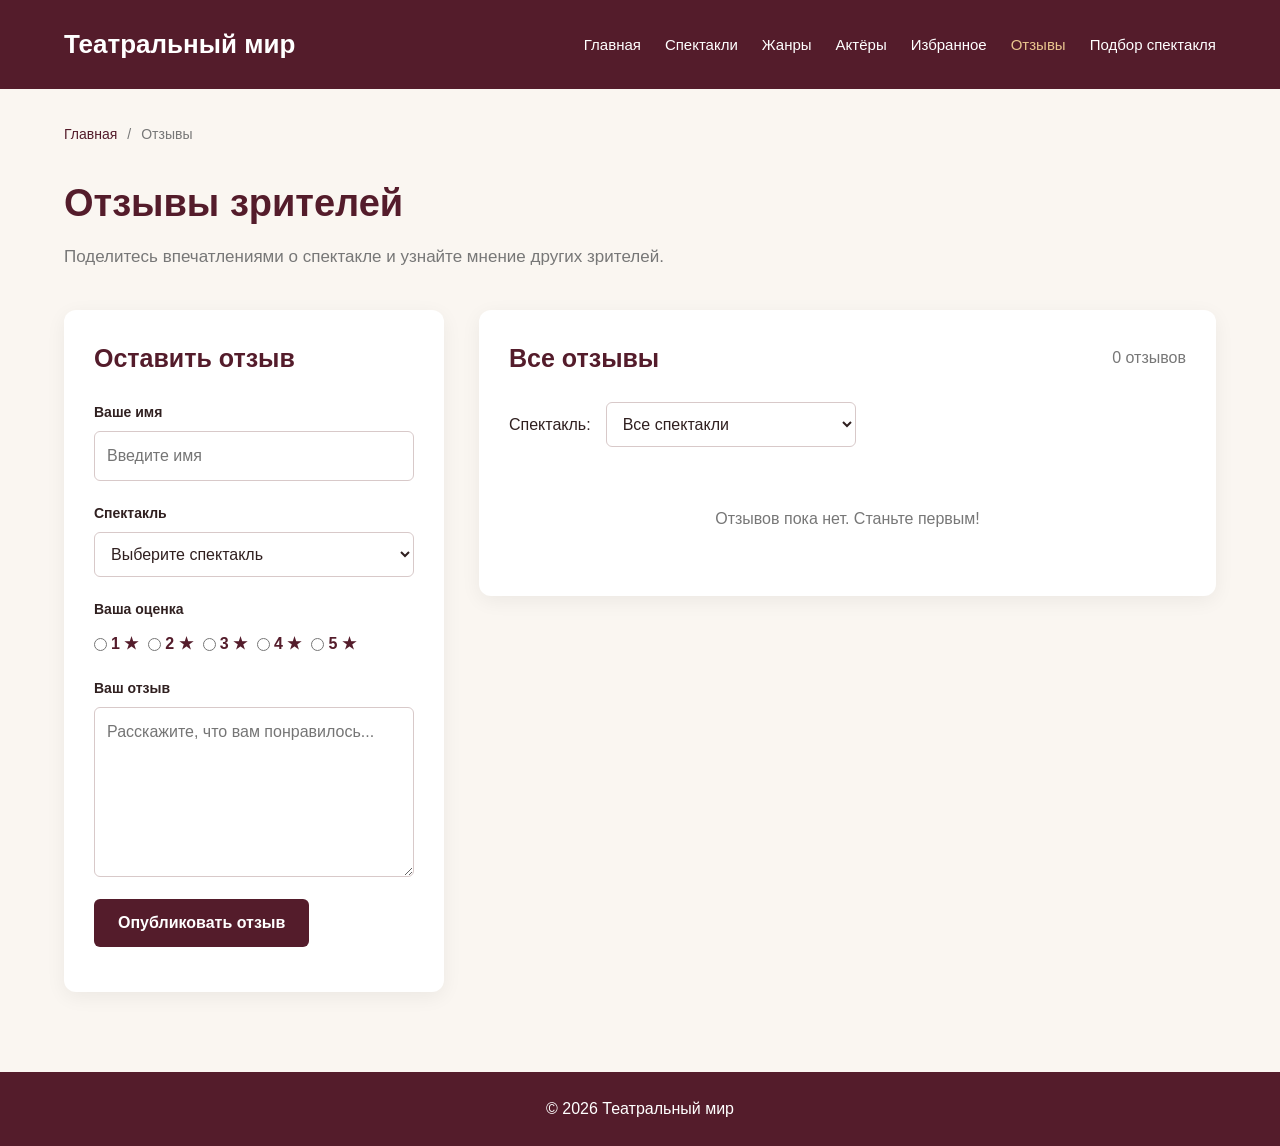
<file: reviews.html>
<!DOCTYPE html>
<html lang="ru">
<head>
    <meta charset="UTF-8">
    <meta name="viewport" content="width=device-width, initial-scale=1.0">
    <meta name="description" content="Отзывы зрителей о театральных спектаклях.">
    <title>Отзывы — Театральный мир</title>
    <link rel="stylesheet" href="css/style.css">
    <script src="js/reviews.js" defer></script>
</head>
<body>

<header class="site-header">
    <div class="site-header__container">
        <a href="index.html" class="site-header__logo">Театральный мир</a>

        <nav class="site-nav" aria-label="Основная навигация">
            <ul class="site-nav__list">
                <li class="site-nav__item">
                    <a href="index.html" class="site-nav__link">Главная</a>
                </li>
                <li class="site-nav__item">
                    <a href="catalog.html" class="site-nav__link">Спектакли</a>
                </li>
                <li class="site-nav__item">
                    <a href="genres.html" class="site-nav__link">Жанры</a>
                </li>
                <li class="site-nav__item">
                    <a href="actors.html" class="site-nav__link">Актёры</a>
                </li>
                <li class="site-nav__item">
                    <a href="favorites.html" class="site-nav__link">Избранное</a>
                </li>
                <li class="site-nav__item">
                    <a href="reviews.html"
                       class="site-nav__link site-nav__link--active"
                       aria-current="page">Отзывы</a>
                </li>
                <li class="site-nav__item">
                    <a href="generators.html" class="site-nav__link">
                        Подбор спектакля
                    </a>
                </li>
            </ul>
        </nav>
    </div>
</header>

<main class="reviews-page">
    <div class="container">

        <nav class="breadcrumbs" aria-label="Навигационная цепочка">
            <a href="index.html">Главная</a>
            <span aria-hidden="true">/</span>
            <span>Отзывы</span>
        </nav>

        <h1 class="reviews-page__title">Отзывы зрителей</h1>

        <p class="reviews-page__description">
            Поделитесь впечатлениями о спектакле
            и узнайте мнение других зрителей.
        </p>

        <div class="reviews-page__layout">

            <section class="reviews-form">
                <h2 class="reviews-form__title">Оставить отзыв</h2>

                <form id="review-form">

                    <div class="reviews-form__group">
                        <label for="review-name">Ваше имя</label>
                        <input
                            type="text"
                            id="review-name"
                            name="name"
                            maxlength="50"
                            placeholder="Введите имя"
                            required>
                    </div>

                    <div class="reviews-form__group">
                        <label for="review-performance">Спектакль</label>
                        <select id="review-performance" name="performance" required>
                            <option value="">Выберите спектакль</option>
                            <option value="swan-lake">Лебединое озеро</option>
                            <option value="cherry-orchard">Вишнёвый сад</option>
                            <option value="inspector">Ревизор</option>
                            <option value="hamlet">Гамлет</option>
                            <option value="nutcracker">Щелкунчик</option>
                            <option value="phantom">Призрак оперы</option>
                        </select>
                    </div>

                    <fieldset class="reviews-form__rating">
                        <legend>Ваша оценка</legend>

                        <div class="reviews-form__stars">
                            <label><input type="radio" name="rating" value="1" required> 1 ★</label>
                            <label><input type="radio" name="rating" value="2"> 2 ★</label>
                            <label><input type="radio" name="rating" value="3"> 3 ★</label>
                            <label><input type="radio" name="rating" value="4"> 4 ★</label>
                            <label><input type="radio" name="rating" value="5"> 5 ★</label>
                        </div>
                    </fieldset>

                    <div class="reviews-form__group">
                        <label for="review-text">Ваш отзыв</label>
                        <textarea
                            id="review-text"
                            name="text"
                            rows="6"
                            minlength="10"
                            maxlength="1000"
                            placeholder="Расскажите, что вам понравилось..."
                            required></textarea>
                    </div>

                    <button type="submit" class="button button--primary">
                        Опубликовать отзыв
                    </button>

                    <p class="reviews-form__message"
                       id="review-message"
                       role="status"
                       aria-live="polite"></p>

                </form>
            </section>

            <section class="reviews-list">
                <div class="reviews-list__header">
                    <h2>Все отзывы</h2>
                    <span id="reviews-count">0 отзывов</span>
                </div>

                <div class="reviews-list__filters">
                    <label for="reviews-filter">Спектакль:</label>
                    <select id="reviews-filter">
                        <option value="">Все спектакли</option>
                        <option value="swan-lake">Лебединое озеро</option>
                        <option value="cherry-orchard">Вишнёвый сад</option>
                        <option value="inspector">Ревизор</option>
                        <option value="hamlet">Гамлет</option>
                        <option value="nutcracker">Щелкунчик</option>
                        <option value="phantom">Призрак оперы</option>
                    </select>
                </div>

                <div id="reviews-container" class="reviews-list__items"></div>

                <p id="reviews-empty" class="reviews-list__empty" hidden>
                    Отзывов пока нет. Станьте первым!
                </p>
            </section>

        </div>
    </div>
</main>

<footer class="site-footer">
    <p class="site-footer__text">© 2026 Театральный мир</p>
</footer>

</body>
</html>
</file>
<file: css/style.css>
/* CSS-переменные */

:root {
    --color-primary: #541c2b;
    --color-primary-light: #8b4350;
    --color-background: #faf6f1;
    --color-white: #ffffff;
    --color-text: #302020;
    --color-muted: #777777;
    --color-gold: #e9c58e;
    --color-gold-hover: #f5d9a9;

    --space-sm: 10px;
    --space-md: 20px;
    --space-lg: 30px;
    --space-xl: 60px;

    --radius-sm: 6px;
    --radius-md: 12px;
}

/* Базовые стили */

* {
    margin: 0;
    padding: 0;
    box-sizing: border-box;
}

body {
    font-family: Arial, sans-serif;
    background-color: var(--color-background);
    color: var(--color-text);
    line-height: 1.5;
}

a {
    text-decoration: none;
}

.container {
    width: 90%;
    max-width: 1200px;
    margin: 0 auto;
}

[hidden] {
    display: none !important;
}

/* Шапка сайта */

.site-header {
    background-color: var(--color-primary);
    color: var(--color-white);
}

.site-header__container {
    width: 90%;
    max-width: 1200px;
    margin: 0 auto;
    padding: 25px 0;

    display: flex;
    justify-content: space-between;
    align-items: center;
    gap: var(--space-lg);
    flex-wrap: wrap;
}

.site-header__logo {
    color: var(--color-white);
    font-size: 26px;
    font-weight: bold;
}

/* Навигация */

.site-nav__list {
    list-style: none;
    display: flex;
    align-items: center;
    flex-wrap: wrap;
    gap: 24px;
}

.site-nav__link {
    color: var(--color-white);
    font-size: 15px;
    transition: color 0.3s ease;
}

.site-nav__link:hover,
.site-nav__link--active {
    color: var(--color-gold);
}

/* Кнопки */

.button {
    display: inline-block;
    padding: 12px 24px;
    border: none;
    border-radius: var(--radius-sm);
    font: inherit;
    font-weight: bold;
    text-align: center;
    cursor: pointer;
    transition: background-color 0.3s ease;
}

.button--gold {
    background-color: var(--color-gold);
    color: var(--color-primary);
}

.button--gold:hover {
    background-color: var(--color-gold-hover);
}

.button--primary {
    background-color: var(--color-primary);
    color: var(--color-white);
}

.button--primary:hover {
    background-color: var(--color-primary-light);
}

a:focus-visible,
button:focus-visible,
input:focus-visible,
select:focus-visible {
    outline: 3px solid var(--color-gold);
    outline-offset: 3px;
}

button:disabled {
    opacity: 0.5;
    cursor: not-allowed;
}

/* Главная страница */

.hero {
    background: linear-gradient(
        135deg,
        var(--color-primary),
        var(--color-primary-light)
    );
    color: var(--color-white);
    text-align: center;
    padding: 110px var(--space-md);
}

.hero__content {
    max-width: 800px;
    margin: 0 auto;
}

.hero__title {
    font-size: 44px;
    margin-bottom: var(--space-md);
}

.hero__description {
    font-size: 18px;
    margin-bottom: 35px;
}

.performances {
    padding: var(--space-xl) 0;
}

.performances__title {
    font-size: 30px;
    margin-bottom: var(--space-lg);
    color: var(--color-primary);
}

.performances__grid {
    display: grid;
    grid-template-columns: repeat(3, minmax(0, 1fr));
    gap: var(--space-lg);
}

/* Карточки спектаклей */

.performance-card {
    display: flex;
    flex-direction: column;
    background-color: var(--color-white);
    border-radius: var(--radius-md);
    overflow: hidden;
    box-shadow: 0 5px 20px rgba(0, 0, 0, 0.08);
    transition: transform 0.3s ease;
}

.performance-card:hover {
    transform: translateY(-7px);
}

.performance-card__image {
    display: block;
    width: 100%;
    height: 350px;
    object-fit: cover;
}

.performance-card__content {
    display: flex;
    flex-direction: column;
    align-items: flex-start;
    flex-grow: 1;
    padding: 22px;
}

.performance-card__title {
    font-size: 22px;
    margin-bottom: 10px;
    color: var(--color-primary);
}

.performance-card__genre {
    color: var(--color-muted);
    margin-bottom: 20px;
}

.performance-card__actions {
    display: flex;
    flex-wrap: wrap;
    gap: 10px;
    margin-top: auto;
}

/* Избранное: кнопки */

.favorite-button {
    padding: 12px 18px;
    border: 1px solid var(--color-primary);
    border-radius: var(--radius-sm);
    background-color: var(--color-white);
    color: var(--color-primary);
    font: inherit;
    font-weight: bold;
    cursor: pointer;
    transition: background-color 0.3s ease, color 0.3s ease;
}

.favorite-button:hover,
.favorite-button--active {
    background-color: var(--color-primary);
    color: var(--color-white);
}

/* Навигационная цепочка */

.breadcrumbs {
    display: flex;
    align-items: center;
    flex-wrap: wrap;
    gap: 10px;
    margin-bottom: 30px;
    color: var(--color-muted);
    font-size: 14px;
}

.breadcrumbs a {
    color: var(--color-primary);
}

.breadcrumbs a:hover {
    text-decoration: underline;
}

/* Каталог */

.catalog {
    padding: 35px 0 70px;
}

.catalog__title {
    font-size: 38px;
    color: var(--color-primary);
    margin-bottom: 10px;
}

.catalog__description {
    color: var(--color-muted);
    margin-bottom: 35px;
}

.catalog__layout {
    display: grid;
    grid-template-areas: "sidebar results";
    grid-template-columns: 270px minmax(0, 1fr);
    gap: 35px;
    align-items: start;
}

.catalog__sidebar {
    grid-area: sidebar;
}

.catalog__results {
    grid-area: results;
    min-width: 0;
}

/* Фильтры каталога */

.filters {
    background-color: var(--color-white);
    padding: 25px;
    border-radius: var(--radius-md);
    box-shadow: 0 5px 20px rgba(0, 0, 0, 0.06);
}

.filters__title {
    font-size: 24px;
    color: var(--color-primary);
    margin-bottom: 25px;
}

.filters__group {
    display: flex;
    flex-direction: column;
    gap: 8px;
    margin-bottom: 22px;
}

.filters__label {
    font-size: 14px;
    font-weight: bold;
}

.filters__input,
.filters__select {
    width: 100%;
    min-width: 0;
    padding: 12px;
    border: 1px solid #d8c9c9;
    border-radius: var(--radius-sm);
    background-color: var(--color-white);
    color: var(--color-text);
    font: inherit;
}

.filters__reset {
    width: 100%;
}

/* Сортировка */

.catalog__toolbar {
    display: flex;
    justify-content: space-between;
    align-items: center;
    flex-wrap: wrap;
    gap: 20px;
    margin-bottom: 25px;
}

.catalog__count {
    font-weight: bold;
    color: var(--color-primary);
}

.catalog__sort {
    display: flex;
    align-items: center;
    gap: 12px;
}

.catalog__sort .filters__select {
    width: auto;
    max-width: 220px;
}

/* Сетка каталога */

.catalog__grid {
    display: grid;
    grid-template-columns: repeat(3, minmax(0, 1fr));
    gap: 24px;
}

.catalog__grid .performance-card__image {
    height: 270px;
}

.catalog__grid .performance-card__title {
    font-size: 19px;
}

.catalog__empty {
    padding: 35px;
    text-align: center;
    color: var(--color-muted);
}

/* Страница жанров */

.genres-page {
    padding: 35px 0 80px;
}

.genres-page__title {
    font-size: 38px;
    color: var(--color-primary);
    margin-bottom: 12px;
}

.genres-page__description {
    font-size: 17px;
    color: var(--color-muted);
    margin-bottom: 40px;
    max-width: 650px;
}

.genres-grid {
    display: grid;
    grid-template-columns: repeat(3, minmax(0, 1fr));
    gap: 25px;
}

.genre-card {
    background-color: var(--color-white);
    border: 1px solid #eadfdb;
    border-radius: var(--radius-md);
    box-shadow: 0 5px 20px rgba(0, 0, 0, 0.05);
    overflow: hidden;
    transition: transform 0.3s ease, box-shadow 0.3s ease;
}

.genre-card:hover {
    transform: translateY(-6px);
    box-shadow: 0 10px 25px rgba(84, 28, 43, 0.12);
}

.genre-card__content {
    display: flex;
    flex-direction: column;
    align-items: flex-start;
    min-height: 290px;
    padding: 30px;
}

.genre-card__number {
    color: var(--color-primary-light);
    font-size: 14px;
    font-weight: bold;
    margin-bottom: 20px;
}

.genre-card__title {
    font-size: 28px;
    color: var(--color-primary);
    margin-bottom: 15px;
}

.genre-card__description {
    color: var(--color-muted);
    font-size: 15px;
    line-height: 1.7;
    margin-bottom: 25px;
}

.genre-card__link {
    margin-top: auto;
    color: var(--color-primary);
    font-weight: bold;
}

.genre-card__link:hover {
    color: var(--color-primary-light);
}

/* Страница актёров */

.actors-page {
    padding: 35px 0 80px;
}

.actors-page__title {
    font-size: 38px;
    color: var(--color-primary);
    margin-bottom: 12px;
}

.actors-page__description {
    font-size: 17px;
    color: var(--color-muted);
    margin-bottom: 40px;
}

.actors-grid {
    display: grid;
    grid-template-columns: repeat(2, minmax(0, 1fr));
    gap: 28px;
}

.actor-card {
    display: flex;
    background-color: var(--color-white);
    border-radius: var(--radius-md);
    overflow: hidden;
    box-shadow: 0 5px 20px rgba(0, 0, 0, 0.07);
    transition: transform 0.3s ease;
}

.actor-card:hover {
    transform: translateY(-5px);
}

.actor-card__portrait {
    display: flex;
    align-items: center;
    justify-content: center;
    flex: 0 0 155px;
    background: linear-gradient(
        145deg,
        var(--color-primary),
        var(--color-primary-light)
    );
    color: var(--color-gold);
    font-size: 38px;
    font-weight: bold;
    letter-spacing: 3px;
}

.actor-card__content {
    display: flex;
    flex-direction: column;
    gap: 12px;
    padding: 25px;
}

.actor-card__name {
    font-size: 23px;
    color: var(--color-primary);
}

.actor-card__years {
    font-size: 14px;
    color: var(--color-muted);
}

.actor-card__description {
    font-size: 15px;
    line-height: 1.7;
}

.actor-card__theater {
    margin-top: auto;
    padding-top: 15px;
    border-top: 1px solid #eadfdb;
    font-size: 14px;
    font-weight: bold;
    color: var(--color-primary-light);
}

.actors-page__bottom {
    margin-top: 55px;
    padding: 45px 25px;
    border-radius: var(--radius-md);
    background-color: var(--color-primary);
    color: var(--color-white);
    text-align: center;
}

.actors-page__bottom h2 {
    font-size: 28px;
    margin-bottom: 12px;
}

.actors-page__bottom p {
    margin-bottom: 25px;
}

/* Страница спектакля */

.performance-page {
    padding: 35px 0 80px;
}

.performance-page__layout {
    display: grid;
    grid-template-columns: minmax(0, 380px) minmax(0, 1fr);
    gap: 50px;
    align-items: start;
    margin-top: 30px;
}

.performance-page__poster {
    border-radius: var(--radius-md);
    overflow: hidden;
    box-shadow: 0 8px 30px rgba(0, 0, 0, 0.12);
}

.performance-page__image {
    display: block;
    width: 100%;
    height: 500px;
    object-fit: cover;
}

.performance-page__info {
    display: flex;
    flex-direction: column;
    align-items: flex-start;
    gap: 22px;
}

.performance-page__category {
    background-color: var(--color-gold);
    color: var(--color-primary);
    padding: 8px 16px;
    border-radius: 30px;
    font-size: 14px;
    font-weight: bold;
}

.performance-page__title {
    font-size: 44px;
    line-height: 1.2;
    color: var(--color-primary);
}

.performance-page__description {
    font-size: 18px;
    line-height: 1.8;
    color: var(--color-muted);
}

.performance-page__metadata {
    display: grid;
    grid-template-columns: repeat(2, minmax(0, 1fr));
    gap: 20px;
    width: 100%;
    padding: 25px;
    background-color: var(--color-white);
    border-radius: var(--radius-md);
}

.performance-page__meta-item {
    display: flex;
    flex-direction: column;
    gap: 8px;
}

.performance-page__meta-item span {
    font-size: 13px;
    color: var(--color-muted);
}

.performance-page__meta-item strong {
    font-size: 16px;
    color: var(--color-primary);
}

.performance-page__actions {
    display: flex;
    flex-wrap: wrap;
    gap: 15px;
}

.performance-page__about,
.performance-page__reviews {
    margin-top: 55px;
    padding: 35px;
    background-color: var(--color-white);
    border-radius: var(--radius-md);
}

.performance-page__about h2,
.performance-page__reviews h2 {
    color: var(--color-primary);
    font-size: 27px;
    margin-bottom: 20px;
}

.performance-page__about p,
.performance-page__reviews p {
    line-height: 1.9;
}

.performance-page__reviews-link {
    display: inline-block;
    margin-top: 20px;
    color: var(--color-primary);
    font-weight: bold;
}

.performance-page__reviews-link:hover {
    text-decoration: underline;
}

.performance-page__not-found {
    grid-column: 1 / -1;
    text-align: center;
    padding: 70px 20px;
}

.performance-page__not-found h1 {
    color: var(--color-primary);
    margin-bottom: 15px;
}

.performance-page__not-found p {
    margin-bottom: 25px;
}

/* Страница избранного */

.favorites-page {
    padding: 35px 0 80px;
}

.favorites-page__title {
    font-size: 38px;
    color: var(--color-primary);
    margin-bottom: 12px;
}

.favorites-page__description {
    color: var(--color-muted);
    font-size: 17px;
    margin-bottom: 30px;
}

.favorites-page__toolbar {
    display: flex;
    justify-content: space-between;
    align-items: center;
    flex-wrap: wrap;
    gap: 20px;
    margin-bottom: 30px;
}

.favorites-page__count {
    color: var(--color-primary);
}

.favorites-page__grid {
    display: grid;
    grid-template-columns: repeat(3, minmax(0, 1fr));
    gap: 25px;
}

.favorites-page__actions {
    display: flex;
    flex-wrap: wrap;
    gap: 10px;
    margin-top: auto;
}

.favorites-page__empty {
    padding: 70px 25px;
    text-align: center;
    background-color: var(--color-white);
    border-radius: var(--radius-md);
}

.favorites-page__empty h2 {
    color: var(--color-primary);
    margin-bottom: 15px;
}

.favorites-page__empty p {
    margin-bottom: 25px;
    color: var(--color-muted);
}

/* Подвал */

.site-footer {
    background-color: var(--color-primary);
    color: var(--color-white);
    text-align: center;
    padding: 25px;
}

/* Адаптивность */

@media (max-width: 1100px) {
    .catalog__grid {
        grid-template-columns: repeat(2, minmax(0, 1fr));
    }
}

@media (max-width: 950px) {
    .genres-grid,
    .actors-grid {
        grid-template-columns: repeat(2, minmax(0, 1fr));
    }

    .actors-grid {
        grid-template-columns: 1fr;
    }
}

@media (max-width: 900px) {
    .performances__grid,
    .favorites-page__grid {
        grid-template-columns: repeat(2, minmax(0, 1fr));
    }
}

@media (max-width: 800px) {
    .performance-page__layout {
        grid-template-columns: 1fr;
        gap: 30px;
    }

    .performance-page__poster {
        max-width: 450px;
    }

    .performance-page__title {
        font-size: 34px;
    }
}

@media (max-width: 750px) {
    .catalog__layout {
        grid-template-areas:
            "sidebar"
            "results";
        grid-template-columns: minmax(0, 1fr);
    }
}

@media (max-width: 600px) {
    .hero__title {
        font-size: 32px;
    }

    .site-header__container {
        justify-content: center;
    }

    .site-nav__list {
        justify-content: center;
    }

    .performances__grid,
    .favorites-page__grid,
    .genres-grid {
        grid-template-columns: 1fr;
    }

    .catalog__title,
    .genres-page__title,
    .actors-page__title,
    .favorites-page__title {
        font-size: 30px;
    }

    .actor-card {
        flex-direction: column;
    }

    .actor-card__portrait {
        flex-basis: auto;
        min-height: 150px;
    }
}

@media (max-width: 500px) {
    .catalog__grid,
    .performance-page__metadata {
        grid-template-columns: 1fr;
    }

    .catalog__sort {
        flex-wrap: wrap;
    }

    .performance-page__about,
    .performance-page__reviews {
        padding: 22px;
    }
}

/* Страница отзывов */

.reviews-page {
    padding: 35px 0 80px;
}

.reviews-page__title {
    font-size: 38px;
    color: var(--color-primary);
    margin-bottom: 12px;
}

.reviews-page__description {
    font-size: 17px;
    color: var(--color-muted);
    margin-bottom: 40px;
}

.reviews-page__layout {
    display: grid;
    grid-template-columns: 380px minmax(0, 1fr);
    gap: 35px;
    align-items: start;
}

.reviews-form,
.reviews-list {
    background-color: var(--color-white);
    border-radius: var(--radius-md);
    padding: 30px;
    box-shadow: 0 5px 20px rgba(0, 0, 0, 0.06);
}

.reviews-form__title {
    font-size: 25px;
    color: var(--color-primary);
    margin-bottom: 25px;
}

.reviews-form__group {
    display: flex;
    flex-direction: column;
    gap: 8px;
    margin-bottom: 22px;
}

.reviews-form__group label,
.reviews-form__rating legend {
    font-size: 14px;
    font-weight: bold;
}

.reviews-form__group input,
.reviews-form__group select,
.reviews-form__group textarea,
.reviews-list__filters select {
    width: 100%;
    padding: 12px;
    border: 1px solid #d8c9c9;
    border-radius: var(--radius-sm);
    background-color: var(--color-white);
    color: var(--color-text);
    font: inherit;
}

.reviews-form__group textarea {
    resize: vertical;
}

.reviews-form__rating {
    border: none;
    margin-bottom: 22px;
}

.reviews-form__stars {
    display: flex;
    flex-wrap: wrap;
    gap: 10px;
    margin-top: 12px;
}

.reviews-form__stars label {
    display: flex;
    align-items: center;
    gap: 4px;
    cursor: pointer;
    color: var(--color-primary);
    font-weight: bold;
}

.reviews-form__message {
    margin-top: 15px;
    color: var(--color-primary);
    font-weight: bold;
}

.reviews-list__header {
    display: flex;
    justify-content: space-between;
    align-items: center;
    flex-wrap: wrap;
    gap: 15px;
    margin-bottom: 25px;
}

.reviews-list__header h2 {
    color: var(--color-primary);
    font-size: 25px;
}

.reviews-list__header span {
    color: var(--color-muted);
}

.reviews-list__filters {
    display: flex;
    align-items: center;
    gap: 15px;
    margin-bottom: 25px;
}

.reviews-list__filters select {
    max-width: 250px;
}

.reviews-list__items {
    display: flex;
    flex-direction: column;
    gap: 20px;
}

.review-card {
    padding: 25px;
    border: 1px solid #eadfdb;
    border-radius: var(--radius-md);
}

.review-card__header {
    display: flex;
    justify-content: space-between;
    align-items: center;
    flex-wrap: wrap;
    gap: 10px;
    margin-bottom: 10px;
}

.review-card__name {
    color: var(--color-primary);
    font-size: 19px;
}

.review-card__date {
    color: var(--color-muted);
    font-size: 13px;
}

.review-card__performance {
    color: var(--color-muted);
    font-size: 14px;
    margin-bottom: 10px;
}

.review-card__rating {
    color: #b88632;
    font-size: 24px;
    margin-bottom: 15px;
}

.review-card__text {
    line-height: 1.7;
    overflow-wrap: anywhere;
    margin-bottom: 15px;
}

.review-card__delete {
    border: none;
    background: none;
    color: var(--color-primary-light);
    font: inherit;
    font-size: 14px;
    cursor: pointer;
    text-decoration: underline;
}

.reviews-list__empty {
    text-align: center;
    padding: 35px 15px;
    color: var(--color-muted);
}

@media (max-width: 850px) {
    .reviews-page__layout {
        grid-template-columns: 1fr;
    }
}

@media (max-width: 550px) {
    .reviews-page__title {
        font-size: 30px;
    }

    .reviews-form,
    .reviews-list {
        padding: 20px;
    }

    .reviews-list__filters {
        align-items: stretch;
        flex-direction: column;
    }

    .reviews-list__filters select {
        max-width: none;
    }
}

/* Рейтинг спектаклей в каталоге */

.performance-card__rating {
    color: #b88632;
    font-size: 17px;
    font-weight: bold;
    margin-bottom: 18px;
}

.catalog__grid .performance-card__actions {
    margin-top: auto;
}

/* Отзывы на странице спектакля */

.performance-reviews__header {
    display: flex;
    align-items: center;
    justify-content: space-between;
    flex-wrap: wrap;
    gap: 20px;
    margin-bottom: 30px;
}

.performance-reviews__header h2 {
    margin-bottom: 10px;
}

.performance-reviews__header p {
    color: var(--color-muted);
    font-size: 15px;
}

.performance-reviews__list {
    display: grid;
    grid-template-columns: repeat(2, minmax(0, 1fr));
    gap: 20px;
}

.performance-reviews__list .review-card {
    background-color: var(--color-background);
}

.performance-reviews__empty {
    padding: 30px;
    border-radius: var(--radius-md);
    background-color: var(--color-background);
    color: var(--color-muted);
    text-align: center;
}

.review-card__performance {
    display: inline-block;
    color: var(--color-primary);
    font-size: 14px;
    font-weight: bold;
    margin-bottom: 10px;
}

a.review-card__performance:hover {
    text-decoration: underline;
}

@media (max-width: 650px) {
    .performance-reviews__list {
        grid-template-columns: 1fr;
    }

    .performance-reviews__header {
        align-items: flex-start;
        flex-direction: column;
    }
}

/* Страница генераторов */

.generators-page {
    padding: 35px 0 80px;
}

.generators-page__intro {
    margin-bottom: 45px;
}

.generators-page__title {
    font-size: 38px;
    color: var(--color-primary);
    margin-bottom: 15px;
}

.generators-page__description {
    max-width: 750px;
    color: var(--color-muted);
    font-size: 17px;
    line-height: 1.8;
}

.generators-page__layout {
    display: grid;
    grid-template-columns: repeat(2, minmax(0, 1fr));
    gap: 30px;
    align-items: start;
}

.generator-panel {
    padding: 35px;
    background-color: var(--color-white);
    border-radius: var(--radius-md);
    box-shadow: 0 5px 20px rgba(0, 0, 0, 0.06);
}

.generator-panel__heading {
    display: flex;
    align-items: center;
    gap: 15px;
    margin-bottom: 20px;
}

.generator-panel__number {
    color: var(--color-primary-light);
    font-size: 15px;
    font-weight: bold;
}

.generator-panel__title {
    color: var(--color-primary);
    font-size: 25px;
}

.generator-panel__description {
    min-height: 80px;
    margin-bottom: 25px;
    color: var(--color-muted);
    line-height: 1.8;
}

.generator-panel__button {
    width: 100%;
    min-height: 50px;
}

.generator-panel__field {
    display: flex;
    flex-direction: column;
    gap: 10px;
    margin-bottom: 20px;
}

.generator-panel__field label {
    font-weight: bold;
    font-size: 14px;
}

.generator-panel__select {
    width: 100%;
    padding: 12px;
    border: 1px solid #d8c9c9;
    border-radius: var(--radius-sm);
    background-color: var(--color-white);
    color: var(--color-text);
    font: inherit;
}

.generator-panel__message {
    margin-top: 15px;
    color: var(--color-primary);
    font-weight: bold;
}

.generator-panel__message:empty {
    display: none;
}

.generator-panel__result {
    margin-top: 25px;
}

.generator-panel__result:empty {
    display: none;
}

/* Карточка результата */

.generator-card {
    overflow: hidden;
    border: 1px solid #eadfdb;
    border-radius: var(--radius-md);
    background-color: var(--color-background);
}

.generator-card__image {
    display: block;
    width: 100%;
    height: 300px;
    object-fit: cover;
}

.generator-card__content {
    display: flex;
    flex-direction: column;
    align-items: flex-start;
    gap: 15px;
    padding: 25px;
}

.generator-card__genre {
    color: var(--color-primary-light);
    font-size: 14px;
    font-weight: bold;
}

.generator-card__title {
    color: var(--color-primary);
    font-size: 24px;
}

.generator-card__description {
    color: var(--color-muted);
    line-height: 1.7;
}

.generator-card__actions {
    display: flex;
    flex-wrap: wrap;
    gap: 10px;
    margin-top: 10px;
}

/* Нижний блок */

.generators-page__bottom {
    margin-top: 55px;
    padding: 50px 25px;
    border-radius: var(--radius-md);
    background-color: var(--color-primary);
    color: var(--color-white);
    text-align: center;
}

.generators-page__bottom h2 {
    font-size: 28px;
    margin-bottom: 15px;
}

.generators-page__bottom p {
    margin-bottom: 25px;
}

/* Адаптивность */

@media (max-width: 850px) {
    .generators-page__layout {
        grid-template-columns: 1fr;
    }

    .generator-panel__description {
        min-height: auto;
    }
}

@media (max-width: 550px) {
    .generators-page__title {
        font-size: 30px;
    }

    .generator-panel {
        padding: 22px;
    }

    .generator-panel__title {
        font-size: 22px;
    }

    .generator-card__image {
        height: 250px;
    }
}
</file>
